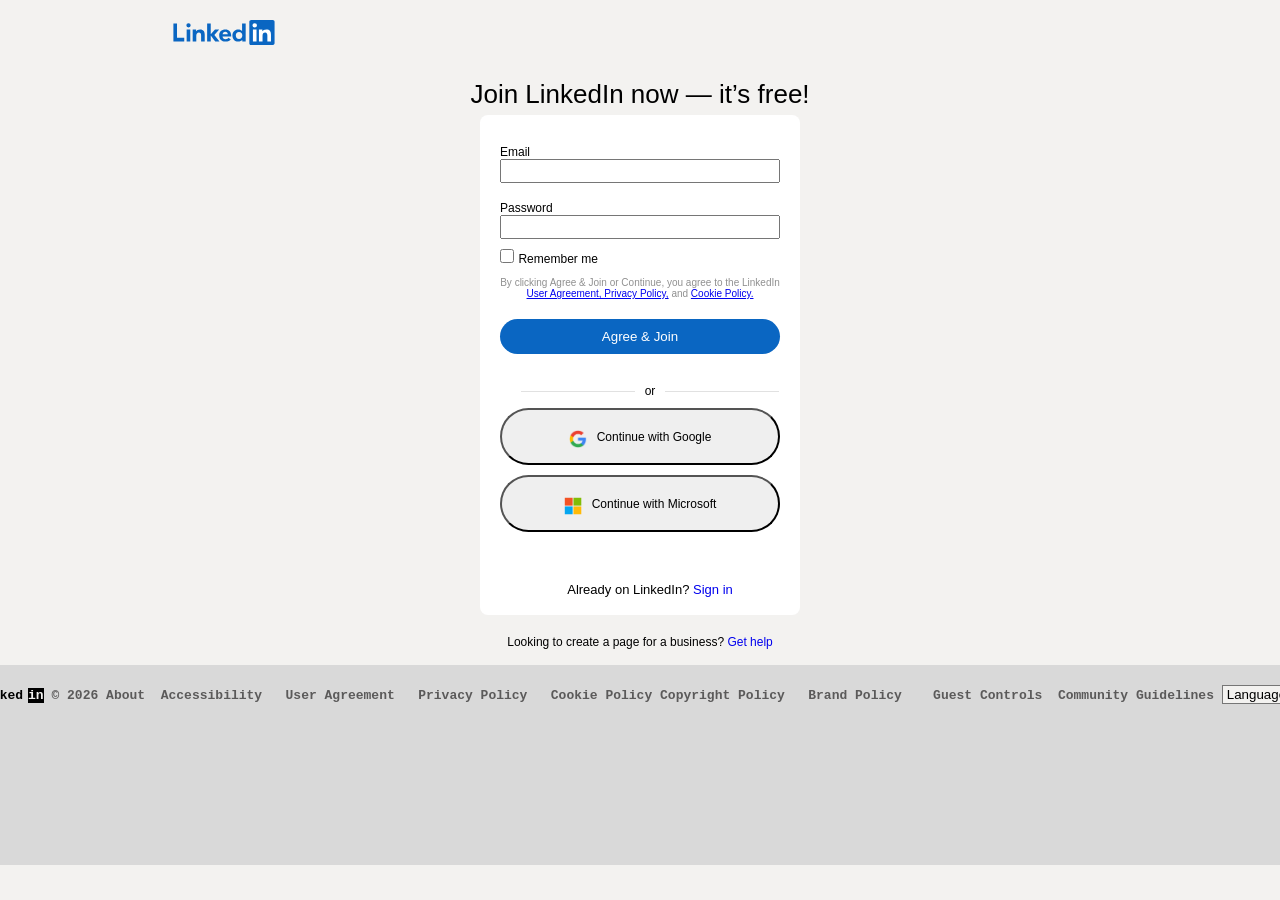
<file: join-now-page/index.html>
<!DOCTYPE html>
<html lang="en">

<head>
    <meta charset="UTF-8">
    <meta name="viewport" content="width=device-width, initial-scale=1.0">
    <title>join now page</title>
    <link rel="stylesheet" href="style.css">
</head>

<body>
    <div class="head">
        <img src="../main-page/LinkedIn_2021.svg" alt="linkedin-img">
        <div class="text">Join LinkedIn now — it’s free!</div>
    </div>
    <div class="container">
        <p class="input-name">Email</p><input type="email" class="input-type">
        <br><br>
        <p class="input-name">Password</p><input type="password" class="input-type">
        <div class="checkbox-container">
            <input type="checkbox" class="typer" id="remember">
            <label for="remember">Remember me</label>
        </div>
        <p class="input-footer-text">By clicking Agree & Join or Continue, you agree to the LinkedIn <a href="#">User
                Agreement, Privacy Policy,</a> and <a href="#">Cookie Policy.</a></p>
        <button class="agree-join-btn">Agree & Join</button>
        <div class="line">
            <p class="liner"></p><span class="line-span">or</span>
            <p class="liner"></p>
        </div>
        <button class="google-btn"><img src="../main-page/Google__G__logo.svg.png" alt="Google">Continue with
            Google</button>
        <button class="microsoft-btn"><img src="../main-page/Microsoft_Logo_512px.png" class="microsoft-img"
                alt="Microsoft">Continue with Microsoft</button>
        <p class="foot">Already on LinkedIn? <a href="#">Sign in</a></p>
    </div>
    <div class="foot-part">
        <p class="foot-part-text">Looking to create a page for a business? <a href="#">Get help</a></p>
    </div>
    <footer class="footer">

        <pre class="footer-linkedin">linked<span>in</span> <a href="#">© 2026</a> <a href="#">About </a> <a href="#">Accessibility</a>   <a href="#">User Agreement</a>   <a href="#">Privacy Policy</a>   <a href="#">Cookie Policy</a> <a href="#">Copyright Policy </a>  <a href="#">Brand Policy</a>   <a href="#"> Guest Controls</a>  <a href="#">Community Guidelines</a> <select name="language" id="">
    <option value="">Language</option>
    <option value="">Urdu</option>
    <option value="">English</option>
    <option value="">Spanish</option>
    <option value="">Arabi</option>
</select></pre>

    </footer>
</body>

</html>
</file>
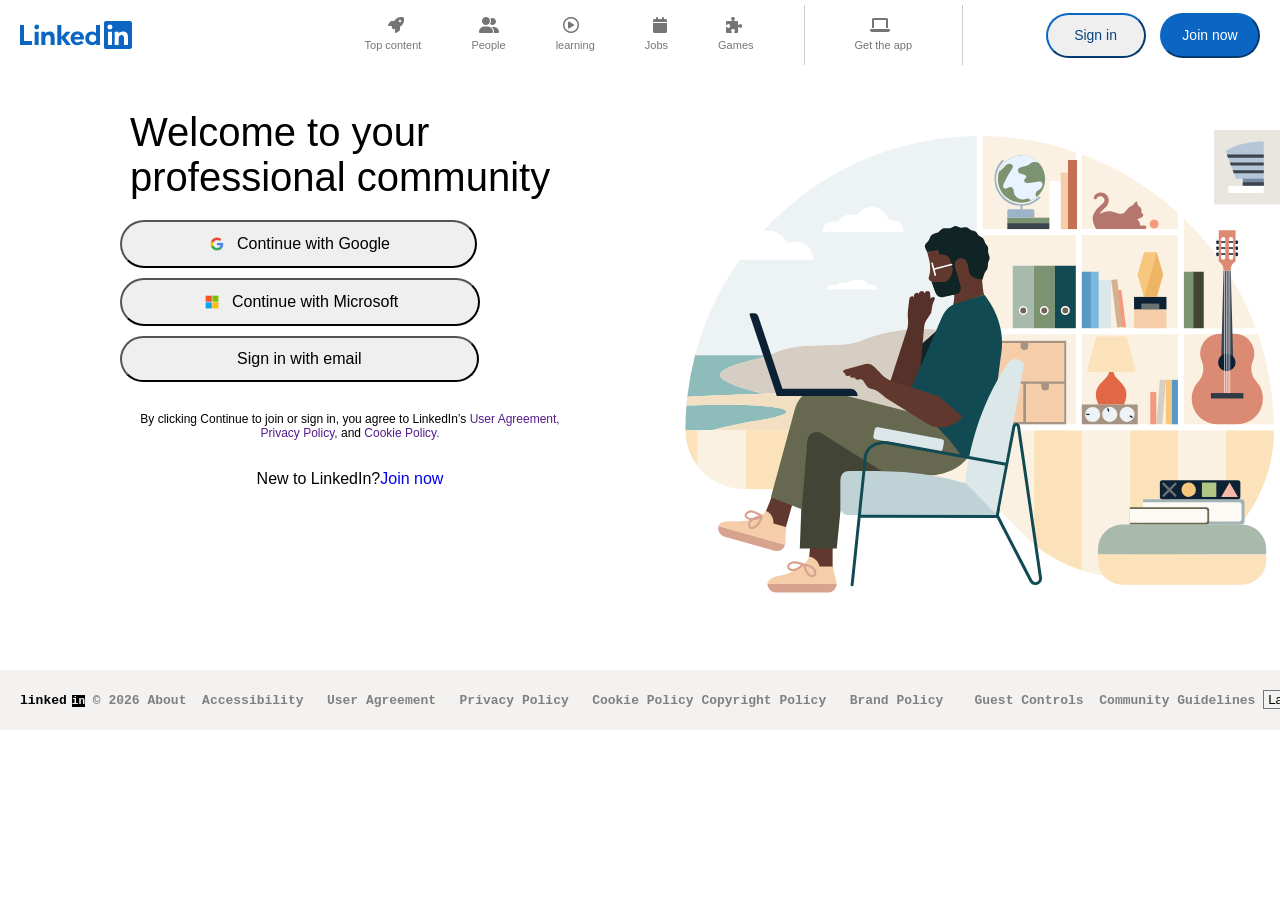
<file: main-page/index.html>
<!DOCTYPE html>
<html lang="en">

<head>
    <meta charset="UTF-8">
    <meta name="viewport" content="width=device-width, initial-scale=1.0">
    <title>linked in login page</title>
    <link rel="stylesheet" href="https://cdnjs.cloudflare.com/ajax/libs/font-awesome/6.0.0/css/all.min.css">
    <link rel="stylesheet" href="style.css">
</head>

<body>

    <nav class="nav">
        <div class="img-1">
            <img src="LinkedIn_2021.svg" alt="LinkedIn-Logo">
        </div>

        <div class="logos">
            <div class="logo-1">
                <pre>   <i class="fa-solid fa-rocket"></i></pre>
                <span>Top content</span>
            </div>
            <div class="logo-2">

                <pre> <i class="fa-solid fa-user-group"></i></pre>
                <span>People</span>
            </div>
            <div class="logo-3">

                <pre> <i class="fa-regular fa-circle-play"></i></pre>
                <span>learning</span>
            </div>
            <div class="logo-4">

                <pre> <i class="fa-solid fa-calendar"></i></pre>
                <span>Jobs</span>
            </div>
            <div class="logo-5">
                <pre> <i class="fa-solid fa-puzzle-piece"></i></pre>
                <span>Games</span>
            </div>
            <div class="line"></div>
            <div class="logo-6">
                <pre>  <i class="fa-solid fa-laptop"></i></pre>

                <span>Get the app</span>
            </div>
            <div class="line"></div>

        </div>
        <div>
            <button class="sign-in-btn"><a href="../sign-in-page/index.html">Sign in</a></button>
            <a href="../join-now-page/index.html"><button class="join-now-btn">Join now</button></a>
        </div>


    </nav>
    <div class="main">
        <div class="page-1">
            <p class="page-1-head">Welcome to your <br> professional community</p>
            <button class="google-btn"><img src="./Google__G__logo.svg.png" alt="Google">Continue with Google</button>
            <button class="microsoft-btn"><img src="./Microsoft_Logo_512px.png" class="microsoft-img"
                    alt="Microsoft">Continue with Microsoft</button>
            <button class="email-btn">Sign in with email</button>
            <center>
                <p class="page-1-foot">By clicking Continue to join or sign in, you agree to LinkedIn’s <a href="">User
                        Agreement, Privacy Policy,</a> and <a href="">Cookie Policy.</a></p>
                <span class="page-1-foot-2">New to LinkedIn?<a href="../join-now-page/index.html">Join now</a> </span>
            </center>

        </div>
        <div class="page-2">
            <img src="./linked-local-image.svg" class="page-2-img" alt="">
        </div>
    </div>

    <footer class="footer">

        <pre class="footer-linkedin">linked<span>in</span> <a href="#">© 2026</a> <a href="#">About </a> <a href="#">Accessibility</a>   <a href="#">User Agreement</a>   <a href="#">Privacy Policy</a>   <a href="#">Cookie Policy</a> <a href="#">Copyright Policy </a>  <a href="#">Brand Policy</a>   <a href="#"> Guest Controls</a>  <a href="#">Community Guidelines</a> <select name="language" id="">
    <option value="">Language</option>
    <option value="">Urdu</option>
    <option value="">English</option>
    <option value="">Spanish</option>
    <option value="">Arabi</option>
</select></pre>

    </footer>
</body>

</html>
</file>
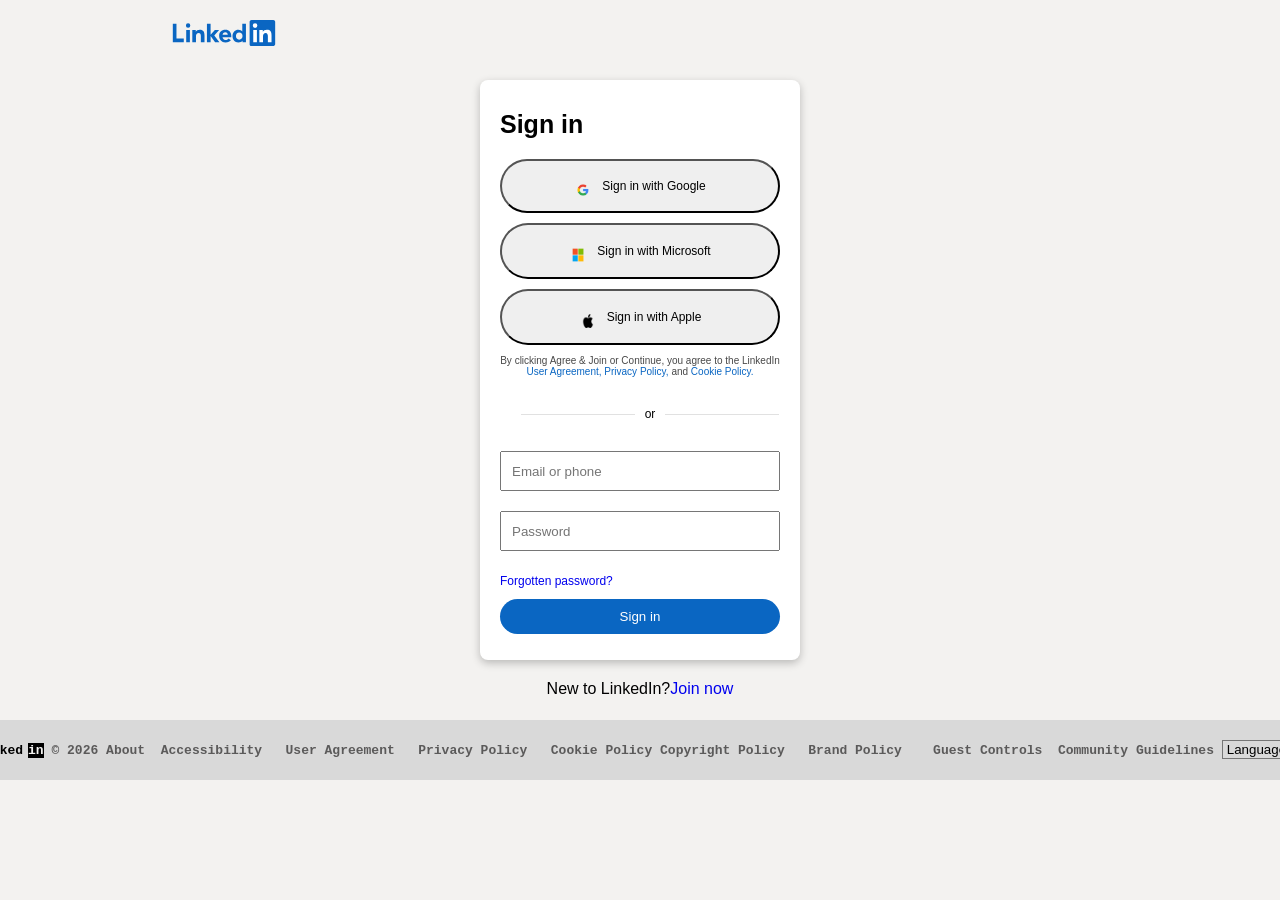
<file: sign-in-page/index.html>
<!DOCTYPE html>
<html lang="en">

<head>
    <meta charset="UTF-8">
    <meta name="viewport" content="width=device-width, initial-scale=1.0">
    <title>Sign in page</title>
    <link rel="stylesheet" href="style.css">
</head>

<body>
    <div class="head">
        <img src="../main-page/LinkedIn_2021.svg" alt="linkedin-img">
    </div>
    <div class="container">
        <h1>Sign in</h1>
        <button class="google-btn"><img src="../main-page/Google__G__logo.svg.png" alt="Google-img">Sign in with
            Google</button>
        <button class="microsoft-btn"><img src="../main-page/Microsoft_Logo_512px.png" class="microsoft-img"
                alt="Microsoft">Sign in with Microsoft</button>

        <button class="apple-btn"><img src="../main-page/apple-logo.png" alt="Apple-img">Sign in with Apple</button>
        <p class="input-footer-text">By clicking Agree & Join or Continue, you agree to the LinkedIn <a href="#">User
                Agreement, Privacy Policy,</a> and <a href="#">Cookie Policy.</a></p>

        <div class="line">
            <p class="liner"></p><span class="line-span">or</span>
            <p class="liner"></p>
        </div>
        <input type="email" class="input-signin" placeholder="Email or phone">
        <input type="password" class="input-signin" placeholder="Password">
        <span class="forget-password"><a href="#">Forgotten password?</a></span>
        <button class="agree-join-btn">Sign in</button>
    </div>
    <div class="foot">
        <center>
            <span class="head-foot">New to LinkedIn?<a href="../join-now-page/index.html">Join now</a> </span>
        </center>
    </div>

    <footer class="footer">

        <pre class="footer-linkedin">linked<span>in</span> <a href="#">© 2026</a> <a href="#">About </a> <a href="#">Accessibility</a>   <a href="#">User Agreement</a>   <a href="#">Privacy Policy</a>   <a href="#">Cookie Policy</a> <a href="#">Copyright Policy </a>  <a href="#">Brand Policy</a>   <a href="#"> Guest Controls</a>  <a href="#">Community Guidelines</a> <select name="language" class="select">
    <option value="">Language</option>
    <option value="">Urdu</option>
    <option value="">English</option>
    <option value="">Spanish</option>
    <option value="">Arabi</option>
</select></pre>

    </footer>


</body>

</html>
</file>
<file: join-now-page/style.css>
* {
    margin: 0;
    padding: 0;
    box-sizing: border-box;
}

body {
    display: flex;
    justify-content: center;
    align-items: center;
    flex-direction: column;
    background-color: #f3f2f0;
    font-family: Arial, Helvetica, sans-serif;
}

.head {
    width: 100%;
    height: 115px;

}

img {
    height: 22%;
    width: 35%;
    margin-top: 20px;
}

.text {
    display: flex;
    justify-content: center;
    align-items: center;
    margin-top: 30px;
    font-size: 26px;
}

.container {
    height: 500px;
    width: 320px;
    background-color: #ffff;
    padding: 30px 0px 0px 20px;
    border-radius: 8px;
}

.input-type {
    width: 280px;
    height: 24px;
}

.input-name {
    font-size: 12px;
}

.typer {
    width: 14px;
    height: 14px;
    accent-color: #2ecc71;
    margin-top: 10px;
    cursor: pointer;
}

label {
    cursor: pointer;
    font-size: 12px;
}

.input-footer-text {
    text-align: center;
    font-size: 10px;
    margin: 10px 20px 10px 0px;
    color: rgb(144, 144, 144);
}

.agree-join-btn {
    height: 35px;
    width: 280px;
    border-radius: 20px;
    border: none;
    background-color: #0a66c2;
    color: #ffff;
    margin: 10px 0px 20px 0px;
}

.line {
    display: flex;
    justify-content: center;
    align-items: center;
}

.liner {
    height: 1px;
    width: 38%;
    background-color: rgb(225, 225, 225);

}

.line-span {
    margin: 10px 10px;
    font-size: 12px;
}

.google-btn {
    display: flex;
    align-items: center;
    justify-content: center;
    gap: 10px;
    width: 280px;
    border-radius: 30px;
    font-size: 12px;
    cursor: pointer;
    margin: 0px 0px 10px 0px;
}

.google-btn img {
    width: 18px;
    height: 18px;
    margin-bottom: 15px;

}


.microsoft-btn {
    display: flex;
    align-items: center;
    justify-content: center;
    gap: 10px;
    width: 280px;
    border-radius: 30px;
    font-size: 12px;
    cursor: pointer;
    margin: 0px 0px 10px 0px;

}

.microsoft-btn img {
    width: 18px;
    height: 18px;
    margin-bottom: 15px;

}

.google-btn:hover,
.microsoft-btn:hover {
    background-color: #c7c7c7;
}

.foot {
    text-align: center;
    font-size: 13px;
    margin-top: 50px;
}

.foot a {
    text-decoration: none;
}

.foot a:hover {
    text-decoration: underline;
}

.foot-part-text {
    margin-top: 20px;
    font-size: 12px;
    height: 30px;
}

.foot-part-text a {
    text-decoration: none;
}

.foot-part-text a:hover {
    text-decoration: underline;
}

.footer {
    height: 200px;
    background-color: #d9d9d9;
    padding: 20px 20px 0px 20px;
}

.footer-linkedin {
    font-weight: bold;

}

.footer-linkedin span {
    background-color: black;
    color: #f3f2f0;
    margin-left: 5px;
}

.footer-linkedin a {
    text-decoration: none;
    color: rgb(91, 90, 90);
}

.footer-linkedin a:hover {
    text-decoration: underline;
}

.footer-linkedin select {
    outline: none;
    background-color: #f3f2f0;

}
</file>
<file: main-page/style.css>
* {
    margin: 0;
    padding: 0;
    box-sizing: border-box;
}

body {
    background-color: #ffffff;
    font-family: sans-serif;
}

.nav {
    /* background-color: aqua; */
    height: 70px;
    display: flex;
    justify-content: space-between;
    align-items: center;
}

.img-1 {
    height: 40%;
    width: auto;
    display: flex;
    justify-content: end;
    margin: 0px 150px 0px 20px;
}

.logos {

    height: 50px;
    display: flex;
    align-items: center;
    justify-content: center;
    gap: 50px;
    color: #757575;
}

.logo-1:hover,
.logo-2:hover,
.logo-3:hover,
.logo-4:hover,
.logo-5:hover,
.logo-6:hover {
    color: black;
}

span {
    font-size: 11px;
}

.line {
    width: 1px;
    height: 60px;
    background: #ccc;

}

.sign-in-btn {
    height: 45px;
    width: 100px;
    border-radius: 25px;
    font-size: 14px;
    color: #0a66c2;
    border-color: #0a66c2;
    margin-right: 10px;
}

.sign-in-btn a {
    color: #074480;
    text-decoration: none;
}

.sign-in-btn:hover {
    color: #074480;
    border-color: #074480;
    background-color: #d9d8d8;
}

.join-now-btn {
    height: 45px;
    width: 100px;
    border-radius: 25px;
    font-size: 14px;
    background-color: #0a66c2;
    color: #ffffff;
    border-color: #0a66c2;
    margin-right: 20px;
}

.join-now-btn:hover {
    background-color: #0d4d8c;
    border-color: #0d4d8c;
}

.main {
    display: flex;
    justify-content: space-between;
}

.page-1 {
    height: 600px;
    width: 500px;
    margin-left: 100px;
}

.page-1-head {
    margin: 40px 0px 20px 30px;
    font-weight: 200;
    font-size: 40px;
}

.google-btn {
    display: flex;
    align-items: center;
    justify-content: center;
    gap: 10px;
    padding: 12px 85px;
    border-radius: 30px;
    font-size: 16px;
    cursor: pointer;
    margin: 0px 0px 10px 20px;
}

.google-btn img {
    width: 20px;
    height: 20px;
    padding: 3px;
}

.microsoft-btn {
    display: flex;
    align-items: center;
    justify-content: center;
    gap: 10px;
    padding: 12px 80px;
    border-radius: 30px;
    font-size: 16px;
    cursor: pointer;
    margin: 0px 0px 10px 20px;

}

.microsoft-btn img {
    width: 20px;
    height: 20px;
    padding: 3px;
}

.email-btn {
    display: flex;
    align-items: center;
    justify-content: center;
    gap: 10px;
    padding: 12px 115px;
    border-radius: 30px;
    font-size: 16px;
    cursor: pointer;
    margin: 0px 0px 30px 20px;
}

.google-btn:hover,
.microsoft-btn:hover,
.email-btn:hover {
    background-color: #c7c7c7;
}

.page-1-foot {
    margin: 0px 25px 30px 25px;
    font-size: 12px;
}

.page-1-foot a {
    text-decoration: none;
}

.page-1-foot-2 {
    font-size: 16px;
}

.page-1-foot-2 a {
    text-decoration: none;
}

.page-2 {
    height: 600px;
    width: 600px;
}

.page-2-img {
    width: 600px;
    height: 600px;
}

.footer {
    height: 60px;
    background-color: #f3f2f0;
    padding: 20px 0px 0px 20px;
}

.footer-linkedin {
    font-weight: bold;

}

.footer-linkedin span {
    background-color: black;
    color: #f3f2f0;
    margin-left: 5px;
}

.footer-linkedin a {
    text-decoration: none;
    color: grey;
}

.footer-linkedin a:hover {
    text-decoration: underline;
}

.footer-linkedin select {
    outline: none;
    background-color: #f3f2f0;

}
</file>
<file: sign-in-page/style.css>
* {
    margin: 0;
    padding: 0;
    box-sizing: border-box;
}

body {
    display: flex;
    justify-content: center;
    align-items: center;
    flex-direction: column;
    background-color: #f3f2f0;
    font-family: Arial, Helvetica, sans-serif;
}

.head {
    width: 100%;
    height: 80px;

}

img {
    height: 32%;
    width: 35%;
    margin-top: 20px;
}

.container {
    height: 580px;
    width: 320px;
    background-color: #ffff;
    padding: 30px 0px 0px 20px;
    border-radius: 8px;
    box-shadow: rgba(0, 0, 0, 0.24) 0px 3px 8px;
}

h1 {
    margin-bottom: 20px;
    font-size: 25px;
}

.google-btn {
    display: flex;
    align-items: center;
    justify-content: center;
    gap: 10px;
    width: 280px;
    border-radius: 30px;
    font-size: 12px;
    cursor: pointer;
    margin: 0px 0px 10px 0px;
}

.google-btn img {
    width: 18px;
    height: 18px;
    padding: 3px;
    margin-bottom: 12px;

}

.microsoft-btn {
    display: flex;
    align-items: center;
    justify-content: center;
    gap: 10px;
    width: 280px;
    border-radius: 30px;
    font-size: 12px;
    cursor: pointer;
    margin: 0px 0px 10px 0px;

}

.microsoft-btn img {
    width: 18px;
    height: 20px;
    padding: 3px;
    margin-bottom: 12px;
}

.apple-btn {
    display: flex;
    align-items: center;
    justify-content: center;
    gap: 10px;
    width: 280px;
    border-radius: 30px;
    font-size: 12px;
    cursor: pointer;
    margin: 0px 0px 10px 0px;
}

.apple-btn img {
    width: 18px;
    height: 20px;
    padding: 3px;
    margin-bottom: 12px;

}

.google-btn:hover,
.microsoft-btn:hover,
.apple-btn:hover {
    background-color: #c7c7c7;
}

.input-footer-text {
    text-align: center;
    font-size: 10px;
    margin: 10px 20px 10px 0px;
    color: rgb(72, 72, 72);
}

.input-footer-text a {
    text-decoration: none;
    color: #0a66c2;
}

.input-footer-text a:hover {
    text-decoration: underline;
}

.line {
    display: flex;
    justify-content: center;
    align-items: center;
    margin: 20px 0px 20px 0px;
}

.liner {
    height: 1px;
    width: 38%;
    background-color: rgb(225, 225, 225);

}

.line-span {
    margin: 10px 10px;
    font-size: 12px;
}

.input-signin {
    width: 280px;
    height: 40px;
    margin-bottom: 20px;
    padding: 10px;
}

.agree-join-btn {
    height: 35px;
    width: 280px;
    border-radius: 20px;
    border: none;
    background-color: #0a66c2;
    color: #ffff;
    margin: 10px 0px 20px 0px;
}

.forget-password {
    font-size: 12px;
    color: #0a66c2;

}

.forget-password a {
    text-decoration: none;
}

.forget-password a:hover {
    text-decoration: underline;
}

.foot {
    padding-top: 20px;
    height: 60px;
}

.head-foot {

    font-size: 16px;
}

.head-foot a {
    text-decoration: none;
}

.footer {
    height: 60px;
    background-color: #d9d9d9;
    padding: 20px 20px 0px 20px;
}

.footer-linkedin {
    font-weight: bold;

}

.footer-linkedin span {
    background-color: black;
    color: #f3f2f0;
    margin-left: 5px;
}

.footer-linkedin a {
    text-decoration: none;
    color: rgb(91, 90, 90);
}

.footer-linkedin a:hover {
    text-decoration: underline;
}

.footer-linkedin select {
    outline: none;
    background-color: #d9d9d9;

}
</file>
